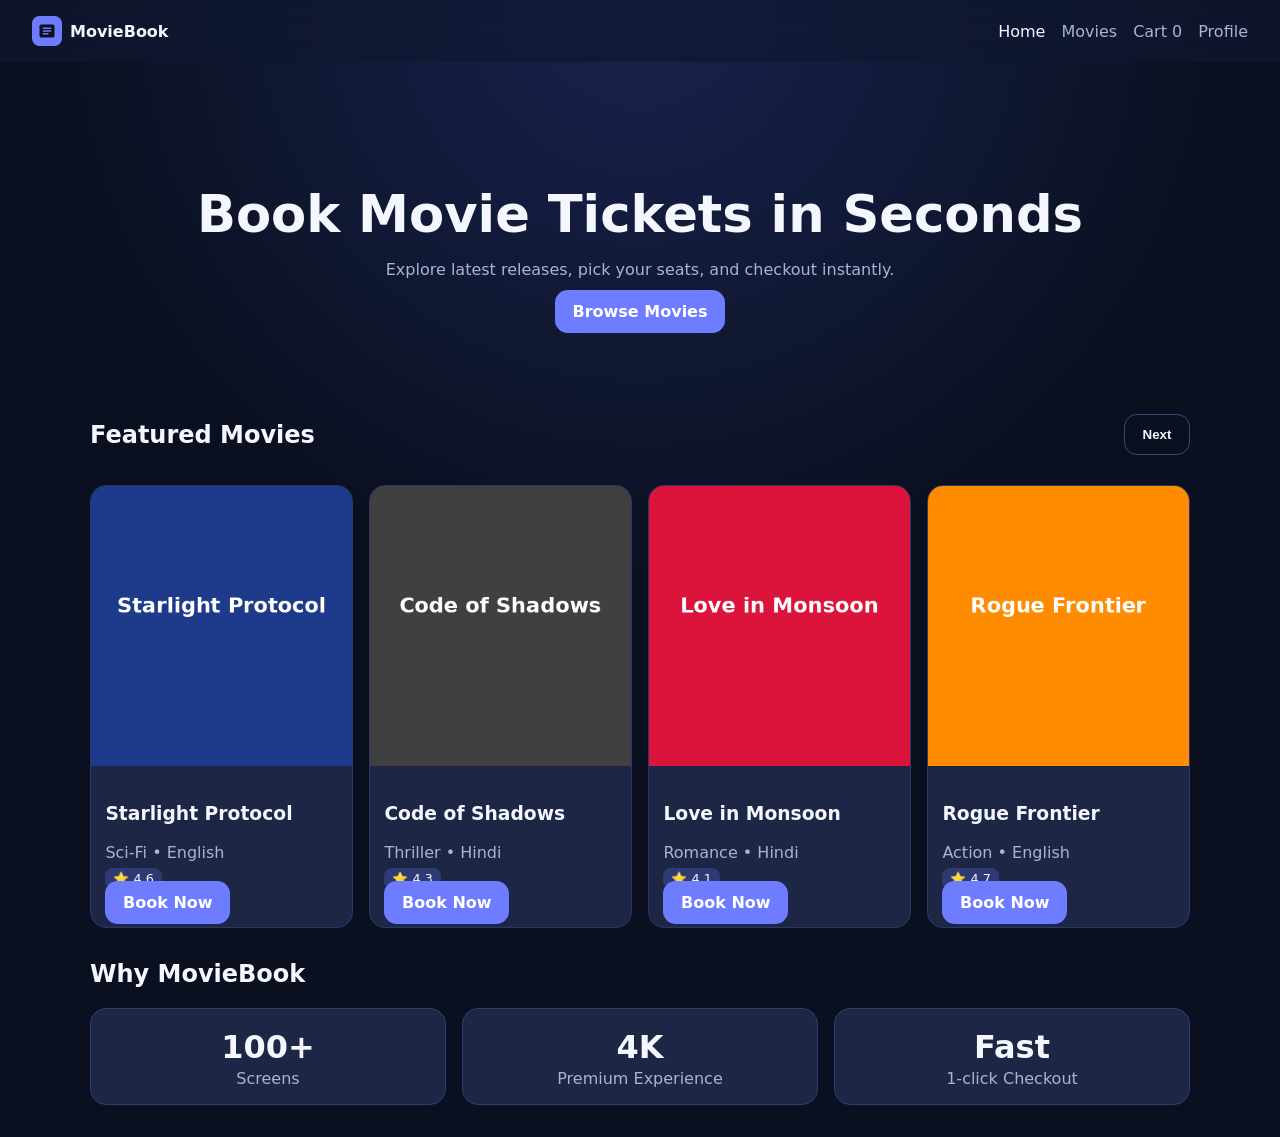
<file: index.html>
<!DOCTYPE html>
<html lang="en">
<head>
  <meta charset="UTF-8" />
  <meta name="viewport" content="width=device-width, initial-scale=1.0" />
  <title>Movie Ticket Booking</title>
  <link rel="stylesheet" href="css/styles.css" />
  <link rel="stylesheet" href="css/animations.css" />
  <link rel="stylesheet" href="css/responsive.css" />
</head>
<body>
  <header class="header glass">
    <a class="logo" href="index.html"><img src="images/logo.svg" alt="logo" />MovieBook</a>
    <nav>
      <a href="index.html" class="active">Home</a>
      <a href="movies.html">Movies</a>
      <a href="cart.html">Cart <span id="cart-count">0</span></a>
      <a href="profile.html">Profile</a>
    </nav>
  </header>

  <main>
    <section class="hero">
      <h1>Book Movie Tickets in Seconds</h1>
      <p>Explore latest releases, pick your seats, and checkout instantly.</p>
      <a class="btn" href="movies.html">Browse Movies</a>
    </section>

    <section class="container">
      <div class="section-title-wrap">
        <h2>Featured Movies</h2>
        <button id="next-featured" class="ghost-btn">Next</button>
      </div>
      <div id="featured-slider" class="featured-slider"></div>
    </section>

    <section class="container">
      <h2>Why MovieBook</h2>
      <div class="stats-grid">
        <article><h3>100+</h3><p>Screens</p></article>
        <article><h3>4K</h3><p>Premium Experience</p></article>
        <article><h3>Fast</h3><p>1-click Checkout</p></article>
      </div>
    </section>
  </main>

  <div id="toast" class="toast"></div>

  <script src="js/utils.js" defer></script>
  <script src="js/storage.js" defer></script>
  <script src="js/app.js" defer></script>
</body>
</html>
</file>
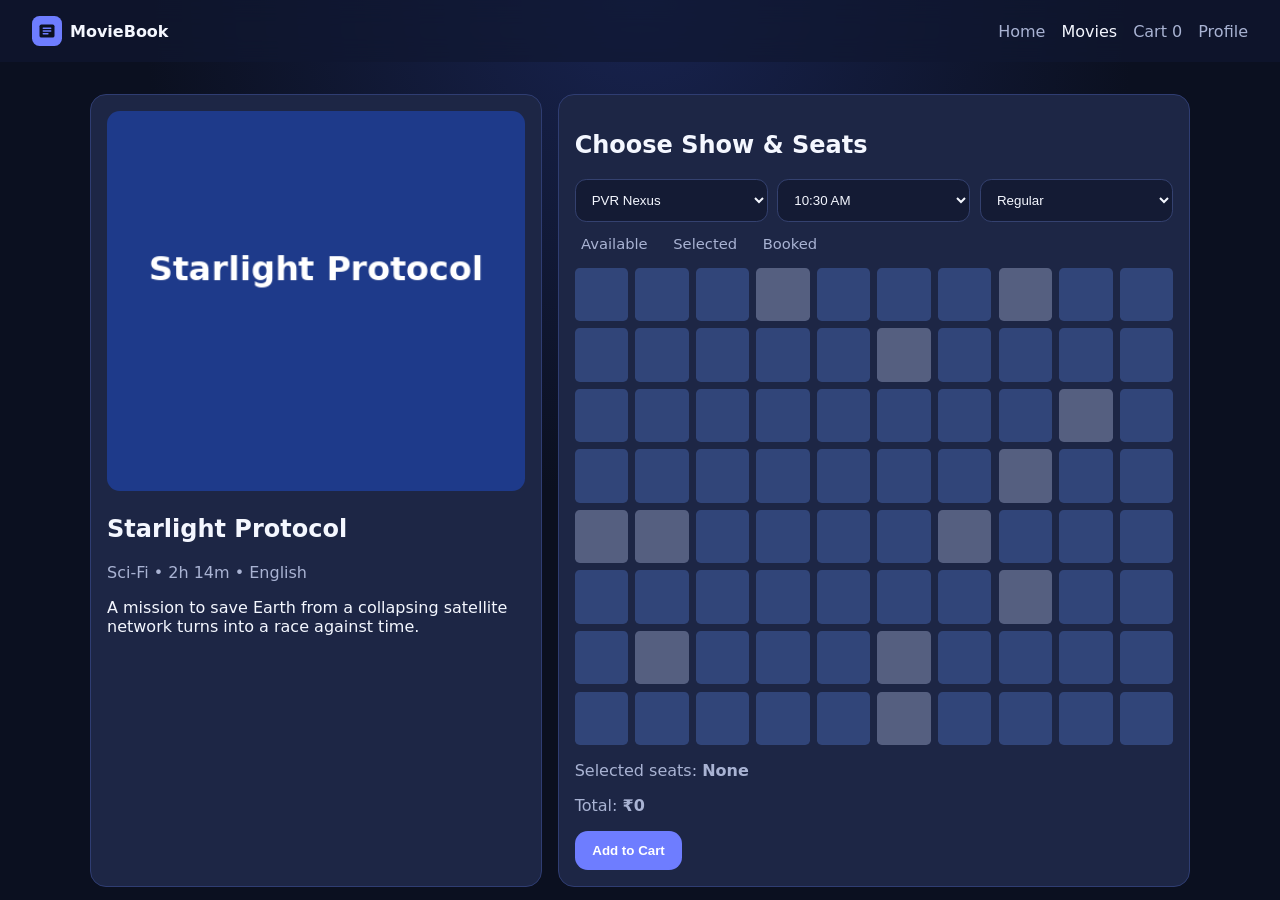
<file: booking.html>
<!DOCTYPE html>
<html lang="en">
<head>
  <meta charset="UTF-8" />
  <meta name="viewport" content="width=device-width, initial-scale=1.0" />
  <title>Booking | MovieBook</title>
  <link rel="stylesheet" href="css/styles.css" />
  <link rel="stylesheet" href="css/animations.css" />
  <link rel="stylesheet" href="css/responsive.css" />
</head>
<body>
  <header class="header glass">
    <a class="logo" href="index.html"><img src="images/logo.svg" alt="logo" />MovieBook</a>
    <nav>
      <a href="index.html">Home</a>
      <a href="movies.html" class="active">Movies</a>
      <a href="cart.html">Cart <span id="cart-count">0</span></a>
      <a href="profile.html">Profile</a>
    </nav>
  </header>

  <main class="container booking-layout">
    <section id="movie-info" class="panel"></section>
    <section class="panel">
      <h2>Choose Show & Seats</h2>
      <div class="booking-controls">
        <select id="theater"></select>
        <select id="showtime"></select>
        <select id="seat-type">
          <option value="regular">Regular</option>
          <option value="premium">Premium</option>
          <option value="vip">VIP</option>
        </select>
      </div>
      <div class="seat-legend">
        <span><i class="seat available"></i>Available</span>
        <span><i class="seat selected"></i>Selected</span>
        <span><i class="seat booked"></i>Booked</span>
      </div>
      <div id="seat-map" class="seat-map"></div>
      <div class="summary">
        <p>Selected seats: <strong id="selected-seats">None</strong></p>
        <p>Total: <strong id="total-price">₹0</strong></p>
      </div>
      <button id="add-to-cart" class="btn">Add to Cart</button>
    </section>
  </main>

  <div id="toast" class="toast"></div>

  <script src="js/utils.js" defer></script>
  <script src="js/storage.js" defer></script>
  <script src="js/booking.js" defer></script>
</body>
</html>
</file>
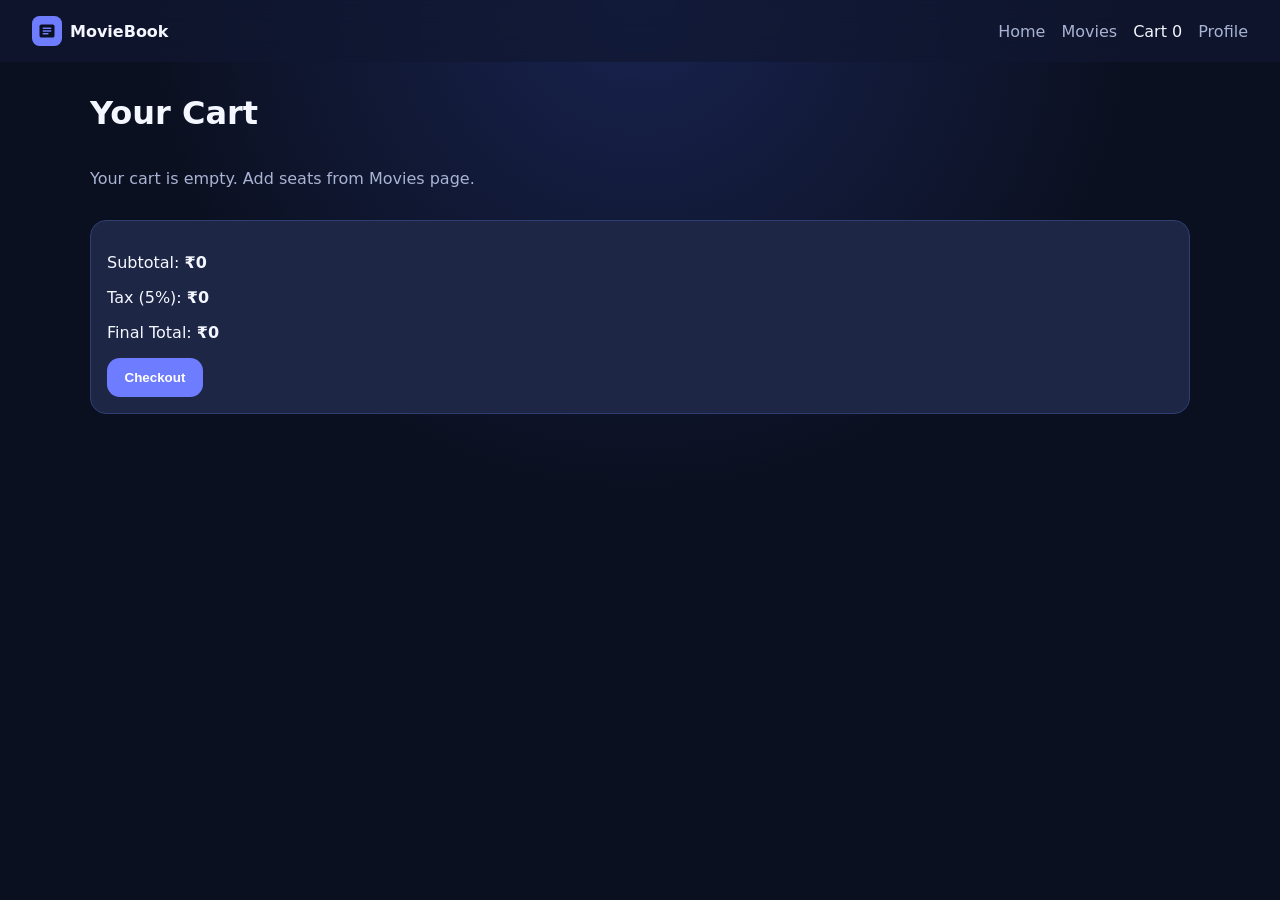
<file: cart.html>
<!DOCTYPE html>
<html lang="en">
<head>
  <meta charset="UTF-8" />
  <meta name="viewport" content="width=device-width, initial-scale=1.0" />
  <title>Cart | MovieBook</title>
  <link rel="stylesheet" href="css/styles.css" />
  <link rel="stylesheet" href="css/animations.css" />
  <link rel="stylesheet" href="css/responsive.css" />
</head>
<body>
  <header class="header glass">
    <a class="logo" href="index.html"><img src="images/logo.svg" alt="logo" />MovieBook</a>
    <nav>
      <a href="index.html">Home</a>
      <a href="movies.html">Movies</a>
      <a href="cart.html" class="active">Cart <span id="cart-count">0</span></a>
      <a href="profile.html">Profile</a>
    </nav>
  </header>

  <main class="container">
    <h1>Your Cart</h1>
    <section id="cart-items" class="stack"></section>
    <section class="panel cart-total">
      <p>Subtotal: <strong id="subtotal">₹0</strong></p>
      <p>Tax (5%): <strong id="tax">₹0</strong></p>
      <p>Final Total: <strong id="grand-total">₹0</strong></p>
      <button id="checkout" class="btn">Checkout</button>
    </section>
  </main>

  <div id="toast" class="toast"></div>

  <script src="js/utils.js" defer></script>
  <script src="js/storage.js" defer></script>
  <script src="js/cart.js" defer></script>
</body>
</html>
</file>
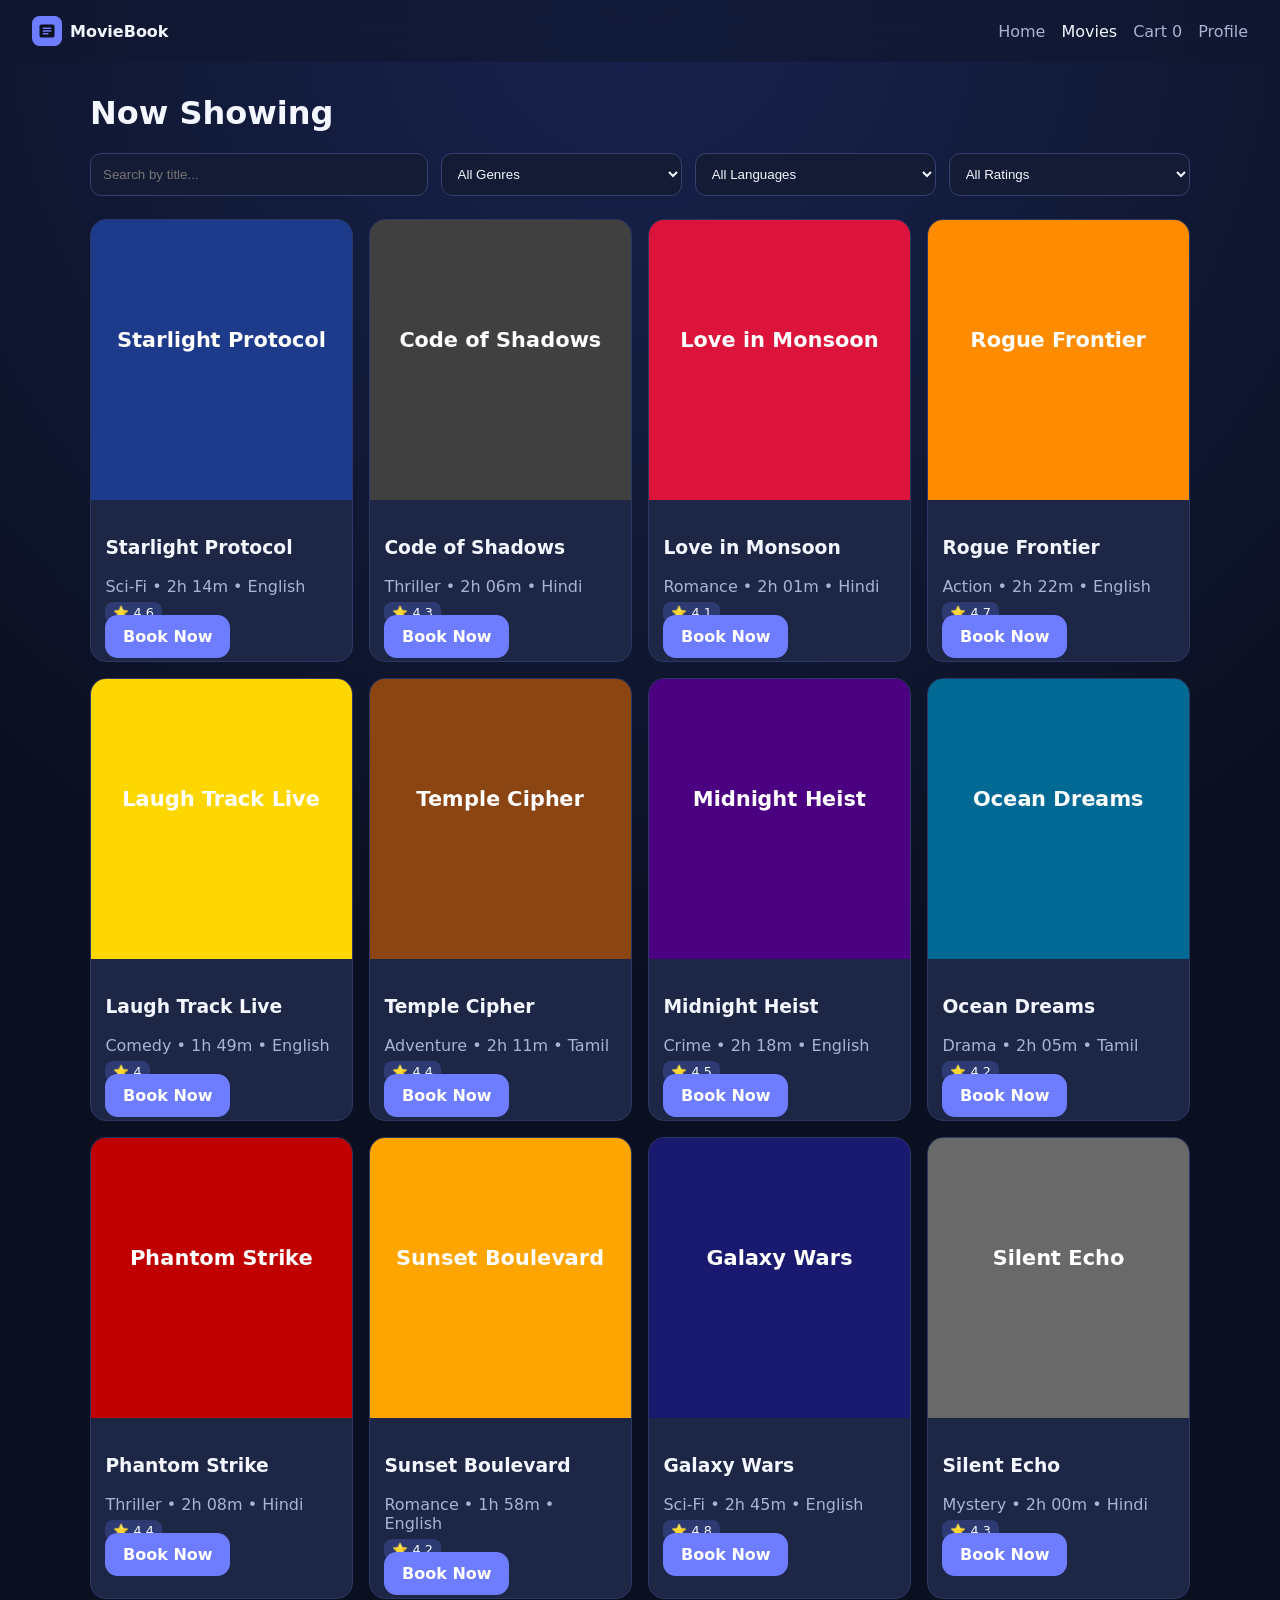
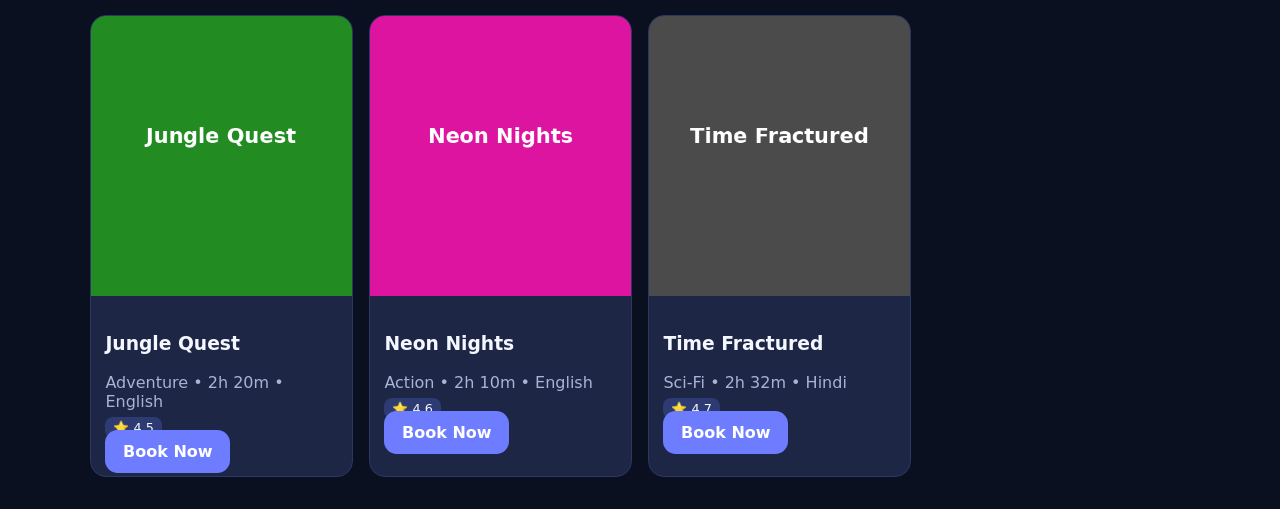
<file: movies.html>
<!DOCTYPE html>
<html lang="en">
<head>
  <meta charset="UTF-8" />
  <meta name="viewport" content="width=device-width, initial-scale=1.0" />
  <title>Movies | MovieBook</title>
  <link rel="stylesheet" href="css/styles.css" />
  <link rel="stylesheet" href="css/animations.css" />
  <link rel="stylesheet" href="css/responsive.css" />
</head>
<body>
  <header class="header glass">
    <a class="logo" href="index.html"><img src="images/logo.svg" alt="logo" />MovieBook</a>
    <nav>
      <a href="index.html">Home</a>
      <a href="movies.html" class="active">Movies</a>
      <a href="cart.html">Cart <span id="cart-count">0</span></a>
      <a href="profile.html">Profile</a>
    </nav>
  </header>

  <main class="container">
    <h1>Now Showing</h1>
    <section class="filters">
      <input id="search" type="search" placeholder="Search by title..." />
      <select id="genre-filter"><option value="all">All Genres</option></select>
      <select id="language-filter"><option value="all">All Languages</option></select>
      <select id="rating-filter">
        <option value="all">All Ratings</option>
        <option value="4">4★ and above</option>
        <option value="4.5">4.5★ and above</option>
      </select>
    </section>
    <section id="movies-grid" class="movies-grid"></section>
  </main>

  <div id="toast" class="toast"></div>

  <script src="js/utils.js" defer></script>
  <script src="js/storage.js" defer></script>
  <script src="js/movies.js" defer></script>
</body>
</html>
</file>
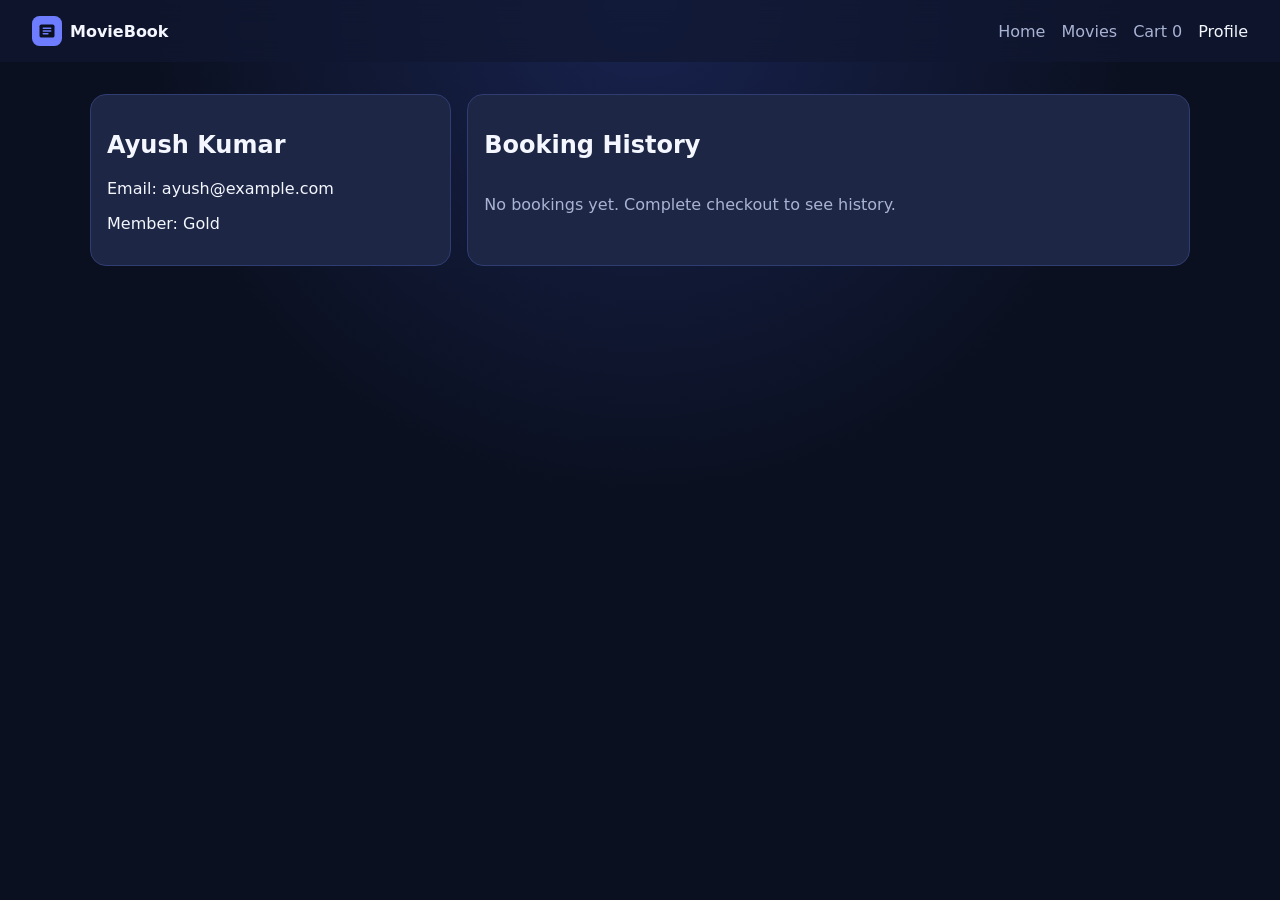
<file: profile.html>
<!DOCTYPE html>
<html lang="en">
<head>
  <meta charset="UTF-8" />
  <meta name="viewport" content="width=device-width, initial-scale=1.0" />
  <title>Profile | MovieBook</title>
  <link rel="stylesheet" href="css/styles.css" />
  <link rel="stylesheet" href="css/animations.css" />
  <link rel="stylesheet" href="css/responsive.css" />
</head>
<body>
  <header class="header glass">
    <a class="logo" href="index.html"><img src="images/logo.svg" alt="logo" />MovieBook</a>
    <nav>
      <a href="index.html">Home</a>
      <a href="movies.html">Movies</a>
      <a href="cart.html">Cart <span id="cart-count">0</span></a>
      <a href="profile.html" class="active">Profile</a>
    </nav>
  </header>

  <main class="container profile-layout">
    <section class="panel">
      <h1 id="profile-name"></h1>
      <p id="profile-email"></p>
      <p id="profile-tier"></p>
    </section>
    <section class="panel">
      <h2>Booking History</h2>
      <div id="booking-history" class="stack"></div>
    </section>
  </main>

  <div id="toast" class="toast"></div>

  <script src="js/utils.js" defer></script>
  <script src="js/storage.js" defer></script>
  <script src="js/user.js" defer></script>
</body>
</html>
</file>
<file: css/styles.css>
:root {
  --bg: #0b1020;
  --bg-soft: #141b34;
  --card: #1d2645;
  --text: #f4f7ff;
  --muted: #a9b3d3;
  --primary: #6e7dff;
  --success: #2fd27a;
  --danger: #ff5f7a;
}

* { box-sizing: border-box; }
body {
  margin: 0;
  font-family: "Inter", system-ui, -apple-system, sans-serif;
  background: radial-gradient(circle at top, #18234f 0%, var(--bg) 45%);
  color: var(--text);
  min-height: 100vh;
}
a { color: inherit; text-decoration: none; }

.header {
  position: sticky;
  top: 0;
  z-index: 10;
  display: flex;
  justify-content: space-between;
  align-items: center;
  padding: 1rem 2rem;
}
.glass { backdrop-filter: blur(12px); background: rgba(16, 24, 49, 0.7); }
.logo { display: flex; align-items: center; gap: .5rem; font-weight: 700; }
.logo img { width: 30px; height: 30px; }
nav { display: flex; gap: 1rem; align-items: center; }
nav a { color: var(--muted); }
nav a.active, nav a:hover { color: var(--text); }

.container { width: min(1100px, 92vw); margin: 2rem auto; }
.hero { text-align: center; padding: 5rem 1rem 3rem; }
.hero h1 { font-size: clamp(2rem, 5vw, 3.2rem); margin-bottom: 0.7rem; }
.hero p { color: var(--muted); margin-bottom: 1.4rem; }

.btn, .ghost-btn {
  border: 0;
  border-radius: .8rem;
  padding: .75rem 1.1rem;
  cursor: pointer;
  font-weight: 600;
}
.btn { background: var(--primary); color: white; }
.btn:hover { filter: brightness(1.1); }
.ghost-btn { background: transparent; color: var(--text); border: 1px solid #3a4879; }

.section-title-wrap { display: flex; justify-content: space-between; align-items: center; }
.featured-slider { display: grid; grid-template-columns: repeat(auto-fill,minmax(220px,1fr)); gap: 1rem; margin-top: 1rem; }
.movie-card {
  background: var(--card);
  border-radius: 1rem;
  overflow: hidden;
  border: 1px solid #2b3765;
}
.movie-card img { width: 100%; height: 280px; object-fit: cover; }
.movie-card-content { padding: .9rem; }
.movie-card p { color: var(--muted); margin: .4rem 0; }

.filters { display: grid; grid-template-columns: 1.4fr repeat(3,1fr); gap: .8rem; margin-bottom: 1.4rem; }
input, select {
  background: var(--bg-soft);
  color: var(--text);
  border: 1px solid #34416f;
  border-radius: .7rem;
  padding: .75rem;
}

.movies-grid { display: grid; grid-template-columns: repeat(auto-fill,minmax(230px,1fr)); gap: 1rem; }
.panel {
  background: var(--card);
  border: 1px solid #2f3d72;
  border-radius: 1rem;
  padding: 1rem;
}
.stack { display: grid; gap: .9rem; }

.booking-layout { display: grid; grid-template-columns: 1fr 1.4fr; gap: 1rem; }
.booking-controls { display: grid; grid-template-columns: repeat(3,1fr); gap: .6rem; }
.seat-map {
  margin-top: 1rem;
  display: grid;
  grid-template-columns: repeat(10, 1fr);
  gap: .45rem;
}
.seat {
  width: 100%;
  aspect-ratio: 1;
  border-radius: .3rem;
  border: none;
  cursor: pointer;
  background: #3e4c80;
}
.seat.available { background: #314579; }
.seat.selected { background: var(--primary); }
.seat.booked { background: #555f80; cursor: not-allowed; }
.seat-legend { margin-top: .8rem; display: flex; gap: 1.2rem; color: var(--muted); font-size: .92rem; }
.seat-legend span { display: inline-flex; align-items: center; gap: .4rem; }
.summary { margin: 1rem 0; color: var(--muted); }

.cart-item { display: flex; justify-content: space-between; align-items: center; gap: 1rem; }
.cart-total { margin-top: 1rem; }
.profile-layout { display: grid; gap: 1rem; grid-template-columns: 1fr 2fr; }

.stats-grid { display: grid; grid-template-columns: repeat(3,1fr); gap: 1rem; }
.stats-grid article { background: var(--card); border-radius: 1rem; border: 1px solid #2f3d72; padding: 1rem; text-align: center; }
.stats-grid h3 { margin: .2rem 0; font-size: 2rem; }
.stats-grid p { margin: 0; color: var(--muted); }

.toast {
  position: fixed;
  right: 1rem;
  bottom: 1rem;
  background: #202d58;
  border: 1px solid #3f4f89;
  border-radius: .7rem;
  padding: .7rem .9rem;
  opacity: 0;
  transform: translateY(12px);
  transition: .25s ease;
}
.toast.show { opacity: 1; transform: translateY(0); }

.badge { background: #2d3b72; color: var(--text); padding: .2rem .5rem; border-radius: .5rem; font-size: .8rem; }
.subtle { color: var(--muted); }
</file>
<file: css/animations.css>
.movie-card, .panel, .stats-grid article {
  animation: fadeUp .4s ease both;
}

@keyframes fadeUp {
  from { opacity: 0; transform: translateY(8px); }
  to { opacity: 1; transform: translateY(0); }
}
</file>
<file: css/responsive.css>
@media (max-width: 900px) {
  .booking-layout, .profile-layout { grid-template-columns: 1fr; }
  .booking-controls { grid-template-columns: 1fr; }
}

@media (max-width: 760px) {
  .header { flex-direction: column; gap: .8rem; }
  .filters { grid-template-columns: 1fr; }
  .stats-grid { grid-template-columns: 1fr; }
  nav { flex-wrap: wrap; justify-content: center; }
}
</file>
